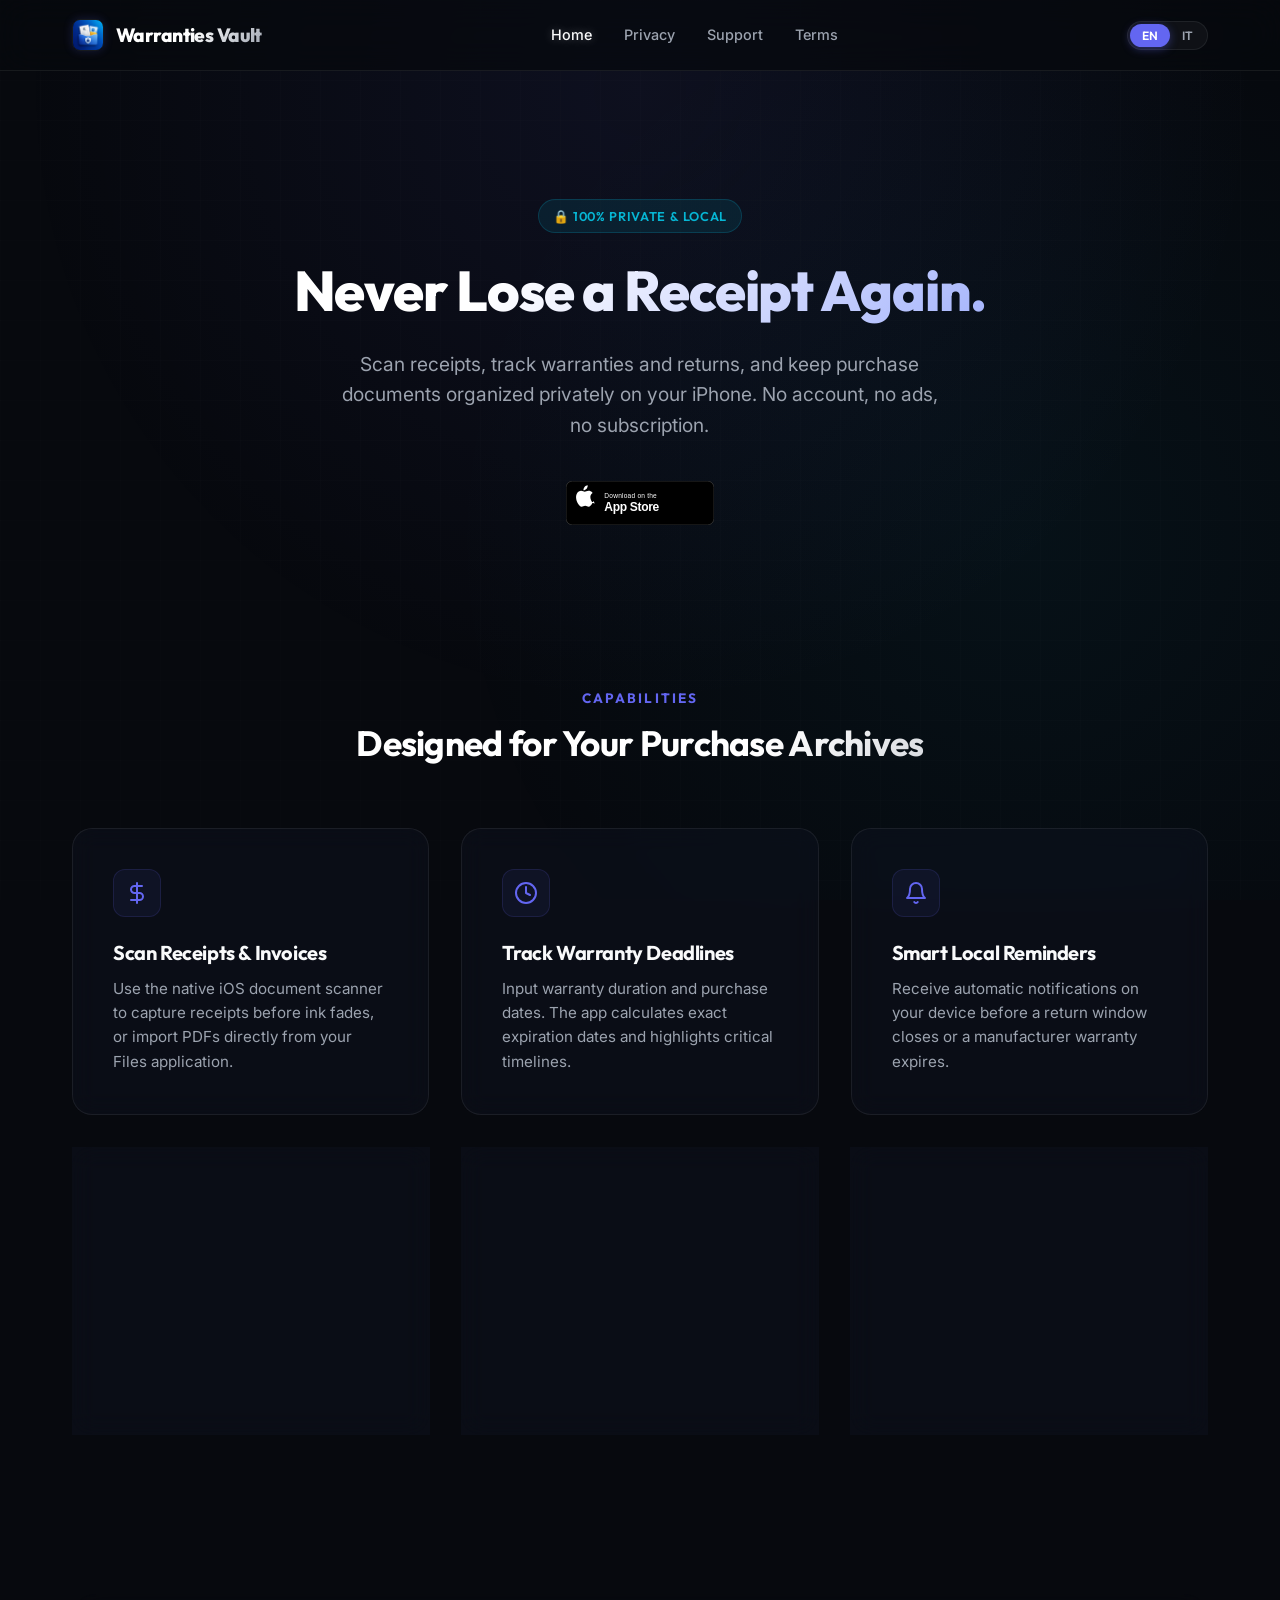
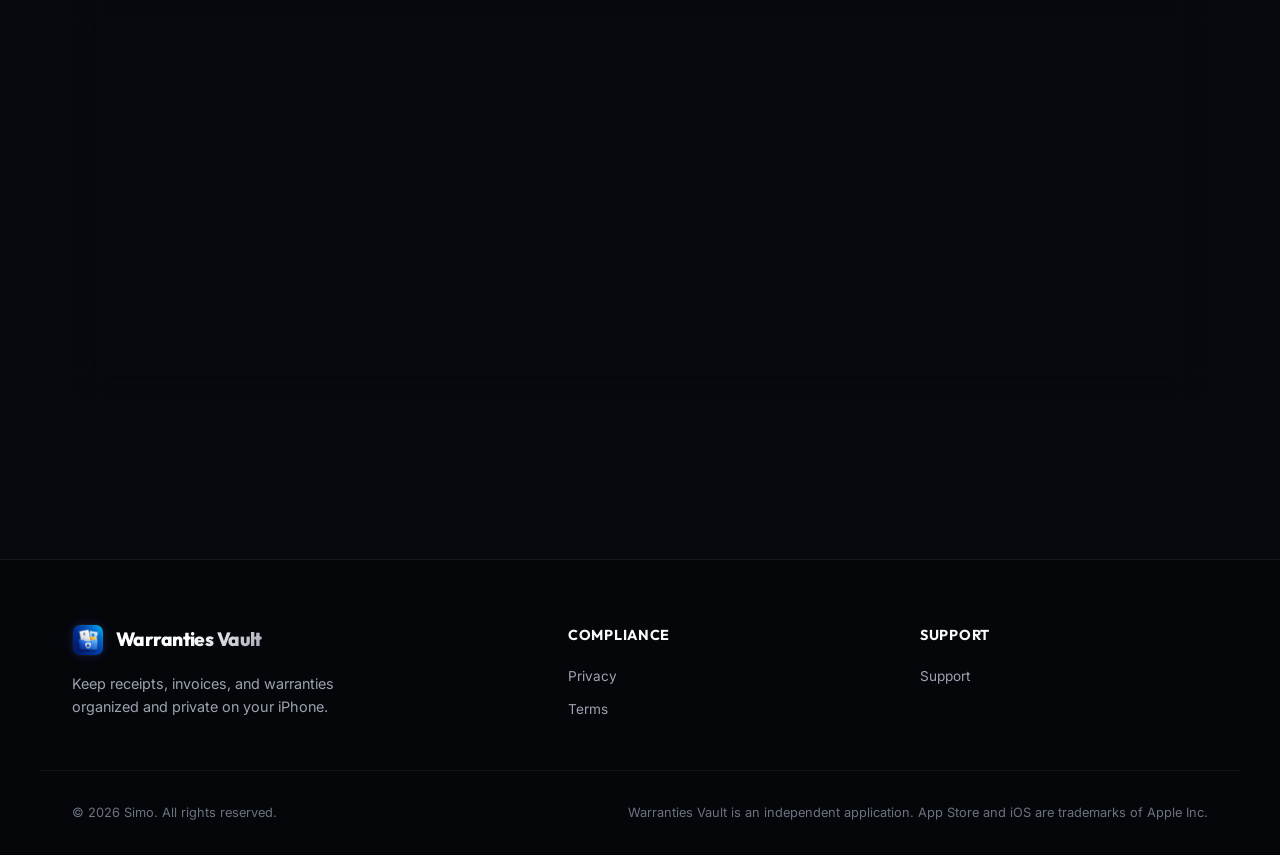
<file: index.html>
<!DOCTYPE html>
<html lang="en">
<head>
  <meta charset="UTF-8">
  <meta name="viewport" content="width=device-width, initial-scale=1.0">
  <title>Warranties Vault — Receipt & Warranty Tracker for iOS</title>
  <meta name="description" content="Scan receipts, track warranties & returns, and keep purchase documents organized privately on your iPhone. No account, no ads, no subscriptions.">
  <link rel="stylesheet" href="style.css">
  <link rel="shortcut icon" href="assets/appicon.png" type="image/png">
</head>
<body>

  <!-- Navigation Header -->
  <header>
    <div class="container nav-container">
      <a href="index.html" class="logo-group">
        <img src="assets/appicon.png" alt="Warranties Vault Logo" class="logo-icon">
        <span class="logo-text">Warranties Vault</span>
      </a>
      
      <nav>
        <ul class="nav-links">
          <li><a href="index.html" class="nav-link active" data-i18n="nav_home">Home</a></li>
          <li><a href="privacy.html" class="nav-link" data-i18n="nav_privacy">Privacy</a></li>
          <li><a href="support.html" class="nav-link" data-i18n="nav_support">Support</a></li>
          <li><a href="terms.html" class="nav-link" data-i18n="nav_terms">Terms</a></li>
        </ul>
      </nav>

      <div class="nav-controls">
        <div class="lang-switch">
          <button class="lang-btn active" id="lang-en" onclick="setLanguage('en')">EN</button>
          <button class="lang-btn" id="lang-it" onclick="setLanguage('it')">IT</button>
        </div>
      </div>
    </div>
  </header>

  <!-- Hero Section -->
  <section class="hero-section">
    <div class="container hero-grid">
      <div class="hero-content">
        <span class="badge-privacy" data-i18n="hero_badge">🔒 100% Private &amp; Local</span>
        <h1 class="hero-title" data-i18n="hero_title">Never Lose a Receipt Again.</h1>
        <p class="hero-subtitle" data-i18n="hero_subtitle">Scan receipts, track warranties, and organize product documents privately in one secure vault. No accounts, no subscriptions, no tracking.</p>
        
        <div class="hero-ctas">
          <a href="#" class="btn-appstore">
            <img src="assets/appstore.svg" alt="Download on the App Store">
          </a>
        </div>
      </div>
    </div>
  </section>

  <!-- Features Grid -->
  <section class="features-section">
    <div class="container">
      <div class="section-header">
        <span class="section-label" data-i18n="features_label">Capabilities</span>
        <h2 class="section-title" data-i18n="features_title">Designed for Your Purchase Archives</h2>
      </div>

      <div class="features-grid">
        <!-- Feature 1 -->
        <div class="feature-card">
          <div class="feature-icon-box">
            <svg xmlns="http://www.w3.org/2000/svg" width="24" height="24" viewBox="0 0 24 24" fill="none" stroke="currentColor" stroke-width="2" stroke-linecap="round" stroke-linejoin="round"><path d="M12 2v20M17 5H9.5a3.5 3.5 0 0 0 0 7h5a3.5 3.5 0 0 1 0 7H6"/></svg>
          </div>
          <h3 class="feature-card-title" data-i18n="f1_title">Scan Receipts &amp; Invoices</h3>
          <p class="feature-card-desc" data-i18n="f1_desc">Use the native iOS document scanner to capture receipts before ink fades, or import PDFs directly from your Files application.</p>
        </div>

        <!-- Feature 2 -->
        <div class="feature-card">
          <div class="feature-icon-box">
            <svg xmlns="http://www.w3.org/2000/svg" width="24" height="24" viewBox="0 0 24 24" fill="none" stroke="currentColor" stroke-width="2" stroke-linecap="round" stroke-linejoin="round"><circle cx="12" cy="12" r="10"/><polyline points="12 6 12 12 16 14"/></svg>
          </div>
          <h3 class="feature-card-title" data-i18n="f2_title">Track Warranty Deadlines</h3>
          <p class="feature-card-desc" data-i18n="f2_desc">Input warranty duration and purchase dates. The app calculates exact expiration dates and highlights critical timelines.</p>
        </div>

        <!-- Feature 3 -->
        <div class="feature-card">
          <div class="feature-icon-box">
            <svg xmlns="http://www.w3.org/2000/svg" width="24" height="24" viewBox="0 0 24 24" fill="none" stroke="currentColor" stroke-width="2" stroke-linecap="round" stroke-linejoin="round"><path d="M18 8A6 6 0 0 0 6 8c0 7-3 9-3 9h18s-3-2-3-9"/><path d="M13.73 21a2 2 0 0 1-3.46 0"/></svg>
          </div>
          <h3 class="feature-card-title" data-i18n="f3_title">Smart Local Reminders</h3>
          <p class="feature-card-desc" data-i18n="f3_desc">Receive automatic notifications on your device before a return window closes or a manufacturer warranty expires.</p>
        </div>

        <!-- Feature 4 -->
        <div class="feature-card">
          <div class="feature-icon-box">
            <svg xmlns="http://www.w3.org/2000/svg" width="24" height="24" viewBox="0 0 24 24" fill="none" stroke="currentColor" stroke-width="2" stroke-linecap="round" stroke-linejoin="round"><rect x="3" y="11" width="18" height="11" rx="2" ry="2"/><path d="M7 11V7a5 5 0 0 1 10 0v4"/></svg>
          </div>
          <h3 class="feature-card-title" data-i18n="f4_title">Face ID / Touch ID Security</h3>
          <p class="feature-card-desc" data-i18n="f4_desc">Secure your purchase data. Enable optional biometric authentication to keep invoices and receipts protected from prying eyes.</p>
        </div>

        <!-- Feature 5 -->
        <div class="feature-card">
          <div class="feature-icon-box">
            <svg xmlns="http://www.w3.org/2000/svg" width="24" height="24" viewBox="0 0 24 24" fill="none" stroke="currentColor" stroke-width="2" stroke-linecap="round" stroke-linejoin="round"><path d="M21 15v4a2 2 0 0 1-2 2H5a2 2 0 0 1-2-2v-4"/><polyline points="17 8 12 3 7 8"/><line x1="12" y1="3" x2="12" y2="15"/></svg>
          </div>
          <h3 class="feature-card-title" data-i18n="f5_title">Native PDF &amp; Zip Backup</h3>
          <p class="feature-card-desc" data-i18n="f5_desc">Export individual receipts as high-quality PDFs or output a compressed ZIP backup containing your entire structural data archive.</p>
        </div>

        <!-- Feature 6 -->
        <div class="feature-card">
          <div class="feature-icon-box">
            <svg xmlns="http://www.w3.org/2000/svg" width="24" height="24" viewBox="0 0 24 24" fill="none" stroke="currentColor" stroke-width="2" stroke-linecap="round" stroke-linejoin="round"><path d="M1 12s4-8 11-8 11 8 11 8-4 8-11 8-11-8-11-8z"/><circle cx="12" cy="12" r="3"/></svg>
          </div>
          <h3 class="feature-card-title" data-i18n="f6_title">Offline Independence</h3>
          <p class="feature-card-desc" data-i18n="f6_desc">No cloud services required. All processing, document scanning, and text recognition occurs strictly on your device.</p>
        </div>
      </div>
    </div>
  </section>

  <!-- Privacy Callout -->
  <section class="privacy-assurance-section">
    <div class="container">
      <div class="privacy-box">
        <div class="privacy-left">
          <span class="badge-privacy" style="background: rgba(16, 185, 129, 0.1); border-color: rgba(16, 185, 129, 0.2); color: #10b981;" data-i18n="priv_badge">🔒 Zero Tracking</span>
          <h2 class="privacy-title" data-i18n="priv_title">Your Data Stays on Your Device. Period.</h2>
          <p class="privacy-desc" data-i18n="priv_desc">Warranties Vault is designed from the ground up to respect your digital privacy. We don't host databases, collect logs, or track your behavior. Everything you save remains locked securely inside your iOS sandbox.</p>
        </div>
        <div class="privacy-metrics">
          <div class="metric-card">
            <div class="metric-val">0</div>
            <div class="metric-lbl" data-i18n="priv_m1">Accounts</div>
          </div>
          <div class="metric-card">
            <div class="metric-val">100%</div>
            <div class="metric-lbl" data-i18n="priv_m2">Offline-first</div>
          </div>
          <div class="metric-card">
            <div class="metric-val">0</div>
            <div class="metric-lbl" data-i18n="priv_m3">Ads / trackers</div>
          </div>
        </div>
      </div>
    </div>
  </section>

  <!-- Footer -->
  <footer>
    <div class="container footer-grid">
      <div class="footer-brand">
        <a href="index.html" class="logo-group">
          <img src="assets/appicon.png" alt="Warranties Vault Logo" class="logo-icon">
          <span class="logo-text">Warranties Vault</span>
        </a>
        <p class="footer-tagline" data-i18n="footer_tagline">Keep receipts, invoices, and warranties organized and private on your iPhone.</p>
      </div>
      
      <div class="footer-nav">
        <span class="footer-nav-title" data-i18n="footer_title_legal">Compliance</span>
        <ul class="footer-nav-links">
          <li><a href="privacy.html" class="footer-nav-link" data-i18n="nav_privacy">Privacy Policy</a></li>
          <li><a href="terms.html" class="footer-nav-link" data-i18n="nav_terms">Terms of Service</a></li>
        </ul>
      </div>

      <div class="footer-nav">
        <span class="footer-nav-title" data-i18n="footer_title_support">Support</span>
        <ul class="footer-nav-links">
          <li><a href="support.html" class="footer-nav-link" data-i18n="nav_support">Contact Support / FAQs</a></li>
        </ul>
      </div>
    </div>
    
    <div class="container footer-bottom">
      <span data-i18n="footer_copyright">© 2026 Simo. All rights reserved.</span>
      <span data-i18n="footer_legal_notes">Warranties Vault is an independent application. App Store and iOS are trademarks of Apple Inc.</span>
    </div>
  </footer>

  <script src="app.js"></script>
</body>
</html>
</file>
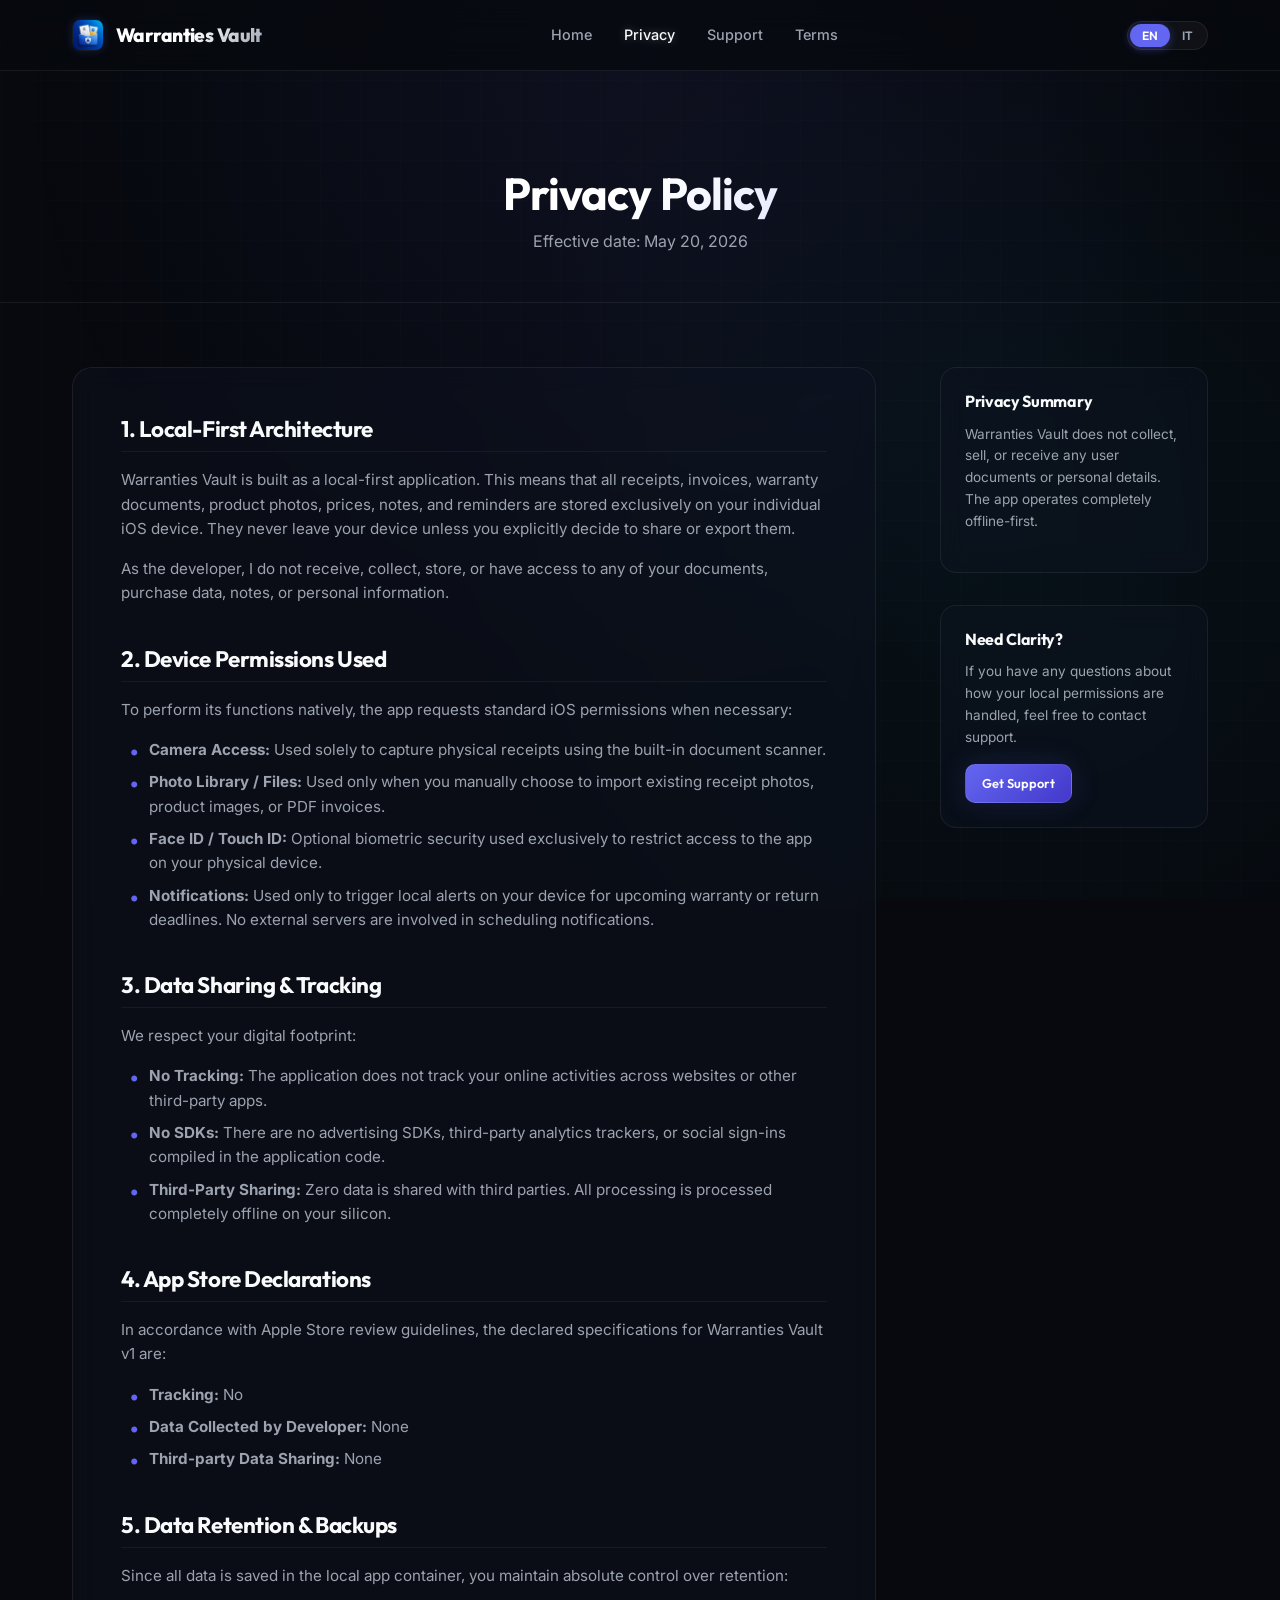
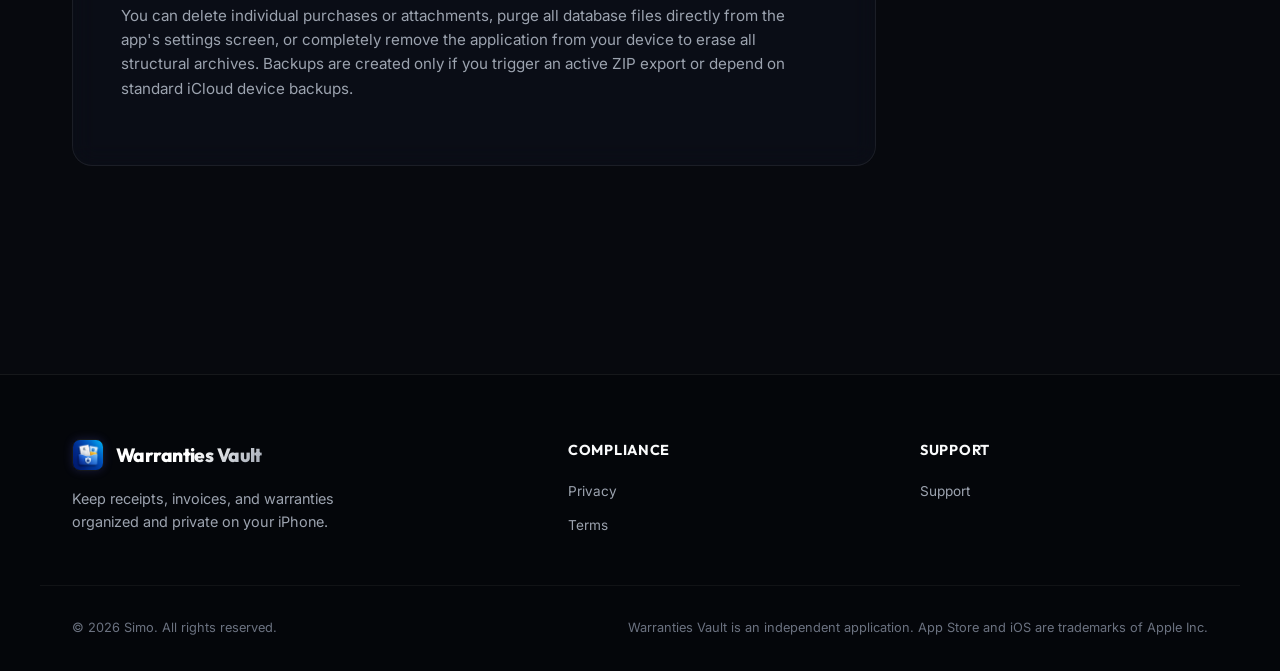
<file: privacy.html>
<!DOCTYPE html>
<html lang="en">
<head>
  <meta charset="UTF-8">
  <meta name="viewport" content="width=device-width, initial-scale=1.0">
  <title>Privacy Policy — Warranties Vault</title>
  <meta name="description" content="Privacy Policy for Warranties Vault iOS application. Learn about our local-first storage design and complete offline data policy.">
  <link rel="stylesheet" href="style.css">
  <link rel="shortcut icon" href="assets/appicon.png" type="image/png">
</head>
<body>

  <!-- Navigation Header -->
  <header>
    <div class="container nav-container">
      <a href="index.html" class="logo-group">
        <img src="assets/appicon.png" alt="Warranties Vault Logo" class="logo-icon">
        <span class="logo-text">Warranties Vault</span>
      </a>
      
      <nav>
        <ul class="nav-links">
          <li><a href="index.html" class="nav-link" data-i18n="nav_home">Home</a></li>
          <li><a href="privacy.html" class="nav-link active" data-i18n="nav_privacy">Privacy</a></li>
          <li><a href="support.html" class="nav-link" data-i18n="nav_support">Support</a></li>
          <li><a href="terms.html" class="nav-link" data-i18n="nav_terms">Terms</a></li>
        </ul>
      </nav>

      <div class="nav-controls">
        <div class="lang-switch">
          <button class="lang-btn active" id="lang-en" onclick="setLanguage('en')">EN</button>
          <button class="lang-btn" id="lang-it" onclick="setLanguage('it')">IT</button>
        </div>
      </div>
    </div>
  </header>

  <!-- Page Hero -->
  <section class="page-hero">
    <div class="container">
      <h1 class="page-title" data-i18n="priv_page_title">Privacy Policy</h1>
      <p class="page-subtitle" data-i18n="priv_page_subtitle">Effective date: May 20, 2026</p>
    </div>
  </section>

  <!-- Document Content Grid -->
  <main class="container doc-layout">
    <article class="doc-content">
      <!-- Section 1 -->
      <section class="doc-section">
        <h2 data-i18n="priv_sec1_title">1. Local-First Architecture</h2>
        <p data-i18n="priv_sec1_desc1">Warranties Vault is built as a local-first application. This means that all receipts, invoices, warranty documents, product photos, prices, notes, and reminders are stored exclusively on your individual iOS device. They never leave your device unless you explicitly decide to share or export them.</p>
        <p data-i18n="priv_sec1_desc2">As the developer, I do not receive, collect, store, or have access to any of your documents, purchase data, notes, or personal information.</p>
      </section>

      <!-- Section 2 -->
      <section class="doc-section">
        <h2 data-i18n="priv_sec2_title">2. Device Permissions Used</h2>
        <p data-i18n="priv_sec2_desc1">To perform its functions natively, the app requests standard iOS permissions when necessary:</p>
        <ul>
          <li data-i18n="priv_sec2_li1"><strong>Camera Access:</strong> Used solely to capture physical receipts using the built-in document scanner.</li>
          <li data-i18n="priv_sec2_li2"><strong>Photo Library / Files:</strong> Used only when you manually choose to import existing receipt photos, product images, or PDF invoices.</li>
          <li data-i18n="priv_sec2_li3"><strong>Face ID / Touch ID:</strong> Optional biometric security used exclusively to restrict access to the app on your physical device.</li>
          <li data-i18n="priv_sec2_li4"><strong>Notifications:</strong> Used only to trigger local alerts on your device for upcoming warranty or return deadlines. No external servers are involved in scheduling notifications.</li>
        </ul>
      </section>

      <!-- Section 3 -->
      <section class="doc-section">
        <h2 data-i18n="priv_sec3_title">3. Data Sharing &amp; Tracking</h2>
        <p data-i18n="priv_sec3_desc1">We respect your digital footprint:</p>
        <ul>
          <li data-i18n="priv_sec3_li1"><strong>No Tracking:</strong> The application does not track your online activities across websites or other third-party apps.</li>
          <li data-i18n="priv_sec3_li2"><strong>No SDKs:</strong> There are no advertising SDKs, third-party analytics trackers, or social sign-ins compiled in the application code.</li>
          <li data-i18n="priv_sec3_li3"><strong>Third-Party Sharing:</strong> Zero data is shared with third parties. All processing is processed completely offline on your silicon.</li>
        </ul>
      </section>

      <!-- Section 4 -->
      <section class="doc-section">
        <h2 data-i18n="priv_sec4_title">4. App Store Declarations</h2>
        <p data-i18n="priv_sec4_desc1">In accordance with Apple Store review guidelines, the declared specifications for Warranties Vault v1 are:</p>
        <ul>
          <li data-i18n="priv_sec4_li1"><strong>Tracking:</strong> No</li>
          <li data-i18n="priv_sec4_li2"><strong>Data Collected by Developer:</strong> None</li>
          <li data-i18n="priv_sec4_li3"><strong>Third-party Data Sharing:</strong> None</li>
        </ul>
      </section>

      <!-- Section 5 -->
      <section class="doc-section">
        <h2 data-i18n="priv_sec5_title">5. Data Retention &amp; Backups</h2>
        <p data-i18n="priv_sec5_desc1">Since all data is saved in the local app container, you maintain absolute control over retention:</p>
        <p data-i18n="priv_sec5_desc2">You can delete individual purchases or attachments, purge all database files directly from the app's settings screen, or completely remove the application from your device to erase all structural archives. Backups are created only if you trigger an active ZIP export or depend on standard iCloud device backups.</p>
      </section>
    </article>

    <!-- Sidebar Info Panel -->
    <aside class="doc-sidebar">
      <div class="sidebar-box">
        <h3 class="sidebar-title" data-i18n="sidebar_priv_title">Privacy Summary</h3>
        <p class="sidebar-desc" data-i18n="sidebar_priv_desc">Warranties Vault does not collect, sell, or receive any user documents or personal details. The app operates completely offline-first.</p>
      </div>

      <div class="sidebar-box">
        <h3 class="sidebar-title" data-i18n="sidebar_support_title">Need Clarity?</h3>
        <p class="sidebar-desc" data-i18n="sidebar_support_desc">If you have any questions about how your local permissions are handled, feel free to contact support.</p>
        <a href="support.html" class="btn-primary" style="padding: 8px 16px; font-size: 0.8rem;" data-i18n="sidebar_support_btn">Get Support</a>
      </div>
    </aside>
  </main>

  <!-- Footer -->
  <footer>
    <div class="container footer-grid">
      <div class="footer-brand">
        <a href="index.html" class="logo-group">
          <img src="assets/appicon.png" alt="Warranties Vault Logo" class="logo-icon">
          <span class="logo-text">Warranties Vault</span>
        </a>
        <p class="footer-tagline" data-i18n="footer_tagline">Keep receipts, invoices, and warranties organized and private on your iPhone.</p>
      </div>
      
      <div class="footer-nav">
        <span class="footer-nav-title" data-i18n="footer_title_legal">Compliance</span>
        <ul class="footer-nav-links">
          <li><a href="privacy.html" class="footer-nav-link" data-i18n="nav_privacy">Privacy Policy</a></li>
          <li><a href="terms.html" class="footer-nav-link" data-i18n="nav_terms">Terms of Service</a></li>
        </ul>
      </div>

      <div class="footer-nav">
        <span class="footer-nav-title" data-i18n="footer_title_support">Support</span>
        <ul class="footer-nav-links">
          <li><a href="support.html" class="footer-nav-link" data-i18n="nav_support">Contact Support / FAQs</a></li>
        </ul>
      </div>
    </div>
    
    <div class="container footer-bottom">
      <span data-i18n="footer_copyright">© 2026 Simo. All rights reserved.</span>
      <span data-i18n="footer_legal_notes">Warranties Vault is an independent application. App Store and iOS are trademarks of Apple Inc.</span>
    </div>
  </footer>

  <script src="app.js"></script>
</body>
</html>
</file>
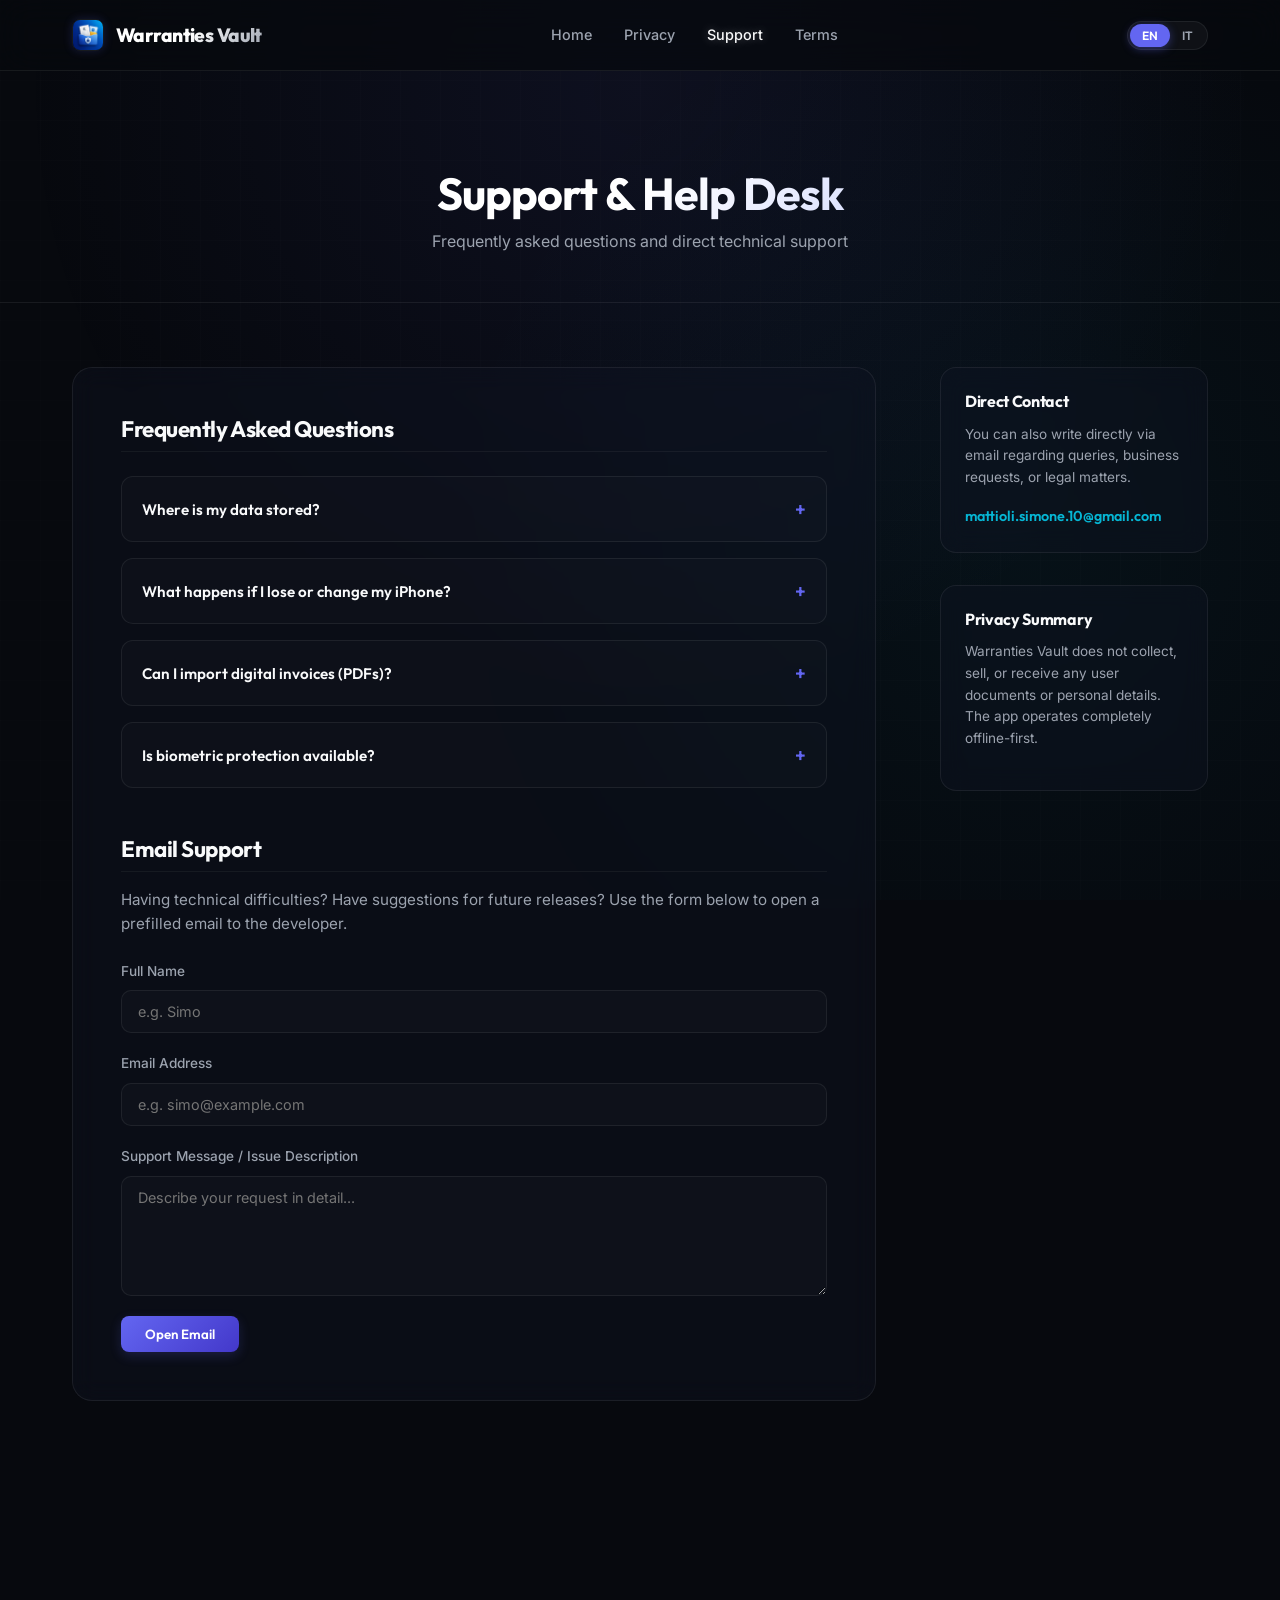
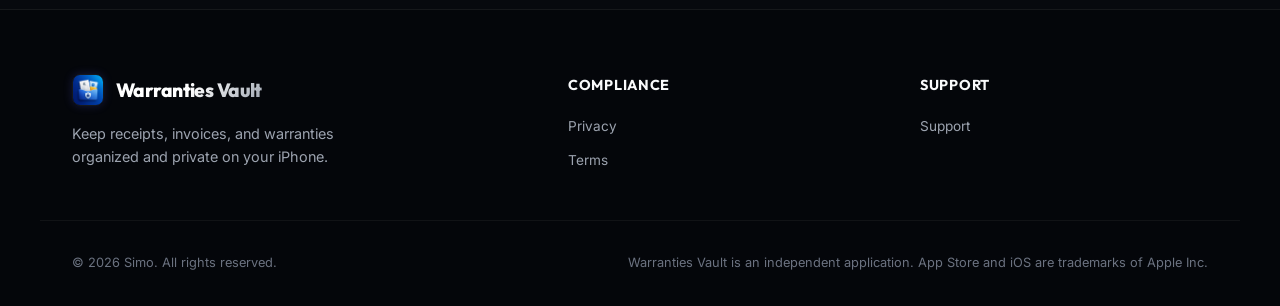
<file: support.html>
<!DOCTYPE html>
<html lang="en">
<head>
  <meta charset="UTF-8">
  <meta name="viewport" content="width=device-width, initial-scale=1.0">
  <title>Support &amp; FAQ — Warranties Vault</title>
  <meta name="description" content="Get help with Warranties Vault for iOS. Read through frequently asked questions or contact us directly with support queries.">
  <link rel="stylesheet" href="style.css">
  <link rel="shortcut icon" href="assets/appicon.png" type="image/png">
</head>
<body>

  <!-- Navigation Header -->
  <header>
    <div class="container nav-container">
      <a href="index.html" class="logo-group">
        <img src="assets/appicon.png" alt="Warranties Vault Logo" class="logo-icon">
        <span class="logo-text">Warranties Vault</span>
      </a>
      
      <nav>
        <ul class="nav-links">
          <li><a href="index.html" class="nav-link" data-i18n="nav_home">Home</a></li>
          <li><a href="privacy.html" class="nav-link" data-i18n="nav_privacy">Privacy</a></li>
          <li><a href="support.html" class="nav-link active" data-i18n="nav_support">Support</a></li>
          <li><a href="terms.html" class="nav-link" data-i18n="nav_terms">Terms</a></li>
        </ul>
      </nav>

      <div class="nav-controls">
        <div class="lang-switch">
          <button class="lang-btn active" id="lang-en" onclick="setLanguage('en')">EN</button>
          <button class="lang-btn" id="lang-it" onclick="setLanguage('it')">IT</button>
        </div>
      </div>
    </div>
  </header>

  <!-- Page Hero -->
  <section class="page-hero">
    <div class="container">
      <h1 class="page-title" data-i18n="sup_page_title">Support &amp; Help Desk</h1>
      <p class="page-subtitle" data-i18n="sup_page_subtitle">Frequently asked questions and direct technical support</p>
    </div>
  </section>

  <!-- Document Layout Grid -->
  <main class="container doc-layout">
    <div class="doc-content">
      <!-- FAQs Section -->
      <section class="doc-section">
        <h2 data-i18n="sup_faq_title">Frequently Asked Questions</h2>
        <div class="faq-grid">
          
          <!-- FAQ 1 -->
          <div class="faq-item">
            <button class="faq-question" data-i18n="sup_q1">Where is my data stored?</button>
            <div class="faq-answer">
              <p data-i18n="sup_a1">All files, scanned receipts, databases, and configuration settings are stored locally on your device within the app sandbox. There is no external database or server storing your documents.</p>
            </div>
          </div>

          <!-- FAQ 2 -->
          <div class="faq-item">
            <button class="faq-question" data-i18n="sup_q2">What happens if I lose or change my iPhone?</button>
            <div class="faq-answer">
              <p data-i18n="sup_a2">Because Warranties Vault is entirely local and does not sync to custom databases, we recommend using standard iOS/iCloud system backups or manually exporting a compressed ZIP backup from the Settings screen inside the app to save elsewhere.</p>
            </div>
          </div>

          <!-- FAQ 3 -->
          <div class="faq-item">
            <button class="faq-question" data-i18n="sup_q3">Can I import digital invoices (PDFs)?</button>
            <div class="faq-answer">
              <p data-i18n="sup_a3">Yes! You can choose to import existing PDF invoices, camera images, or physical scans from either your Files app or your photo library directly into your digital archive.</p>
            </div>
          </div>

          <!-- FAQ 4 -->
          <div class="faq-item">
            <button class="faq-question" data-i18n="sup_q4">Is biometric protection available?</button>
            <div class="faq-answer">
              <p data-i18n="sup_a4">Absolutely. You can enable optional Face ID or Touch ID lock inside the in-app settings panel to require authentication every time you open your receipt archive.</p>
            </div>
          </div>

        </div>
      </section>

      <!-- Contact Form Section -->
      <section class="doc-section" style="margin-top: 3rem;">
        <h2 data-i18n="sup_form_title">Email Support</h2>
        <p data-i18n="sup_form_desc">Having technical difficulties? Have suggestions for future releases? Use the form below to open a prefilled email to the developer.</p>
        
        <form class="support-form" id="contactForm" onsubmit="handleFormSubmit(event)">
          <div class="form-group">
            <label for="nameInput" class="form-label" data-i18n="sup_form_name">Full Name</label>
            <input type="text" id="nameInput" class="form-input" required placeholder="e.g. Simo">
          </div>
          
          <div class="form-group">
            <label for="emailInput" class="form-label" data-i18n="sup_form_email">Email Address</label>
            <input type="email" id="emailInput" class="form-input" required placeholder="e.g. simo@example.com">
          </div>

          <div class="form-group">
            <label for="messageInput" class="form-label" data-i18n="sup_form_msg">Support Message / Issue Description</label>
            <textarea id="messageInput" class="form-textarea" required placeholder="Describe your request in detail..."></textarea>
          </div>

          <button type="submit" class="form-submit-btn" data-i18n="sup_form_submit">Open Email</button>
          
          <!-- Success Status -->
          <div class="form-status-msg success" id="statusMessage" data-i18n="sup_form_success">
            Email draft opened. If it does not open automatically, write to mattioli.simone.10@gmail.com.
          </div>
        </form>
      </section>
    </div>

    <!-- Sidebar Info Panel -->
    <aside class="doc-sidebar">
      <div class="sidebar-box">
        <h3 class="sidebar-title" data-i18n="sidebar_contact_title">Direct Contact</h3>
        <p class="sidebar-desc" data-i18n="sidebar_contact_desc">You can also write directly via email regarding queries, business requests, or legal matters.</p>
        <p style="font-family: var(--font-tech); font-weight: 600; font-size: 0.9rem; color: var(--accent-secondary);">mattioli.simone.10@gmail.com</p>
      </div>

      <div class="sidebar-box">
        <h3 class="sidebar-title" data-i18n="sidebar_priv_title">Privacy Assurance</h3>
        <p class="sidebar-desc" data-i18n="sidebar_priv_desc">Warranties Vault does not collect, sell, or receive any user documents or personal details. The app operates completely offline-first.</p>
      </div>
    </aside>
  </main>

  <!-- Footer -->
  <footer>
    <div class="container footer-grid">
      <div class="footer-brand">
        <a href="index.html" class="logo-group">
          <img src="assets/appicon.png" alt="Warranties Vault Logo" class="logo-icon">
          <span class="logo-text">Warranties Vault</span>
        </a>
        <p class="footer-tagline" data-i18n="footer_tagline">Keep receipts, invoices, and warranties organized and private on your iPhone.</p>
      </div>
      
      <div class="footer-nav">
        <span class="footer-nav-title" data-i18n="footer_title_legal">Compliance</span>
        <ul class="footer-nav-links">
          <li><a href="privacy.html" class="footer-nav-link" data-i18n="nav_privacy">Privacy Policy</a></li>
          <li><a href="terms.html" class="footer-nav-link" data-i18n="nav_terms">Terms of Service</a></li>
        </ul>
      </div>

      <div class="footer-nav">
        <span class="footer-nav-title" data-i18n="footer_title_support">Support</span>
        <ul class="footer-nav-links">
          <li><a href="support.html" class="footer-nav-link" data-i18n="nav_support">Contact Support / FAQs</a></li>
        </ul>
      </div>
    </div>
    
    <div class="container footer-bottom">
      <span data-i18n="footer_copyright">© 2026 Simo. All rights reserved.</span>
      <span data-i18n="footer_legal_notes">Warranties Vault is an independent application. App Store and iOS are trademarks of Apple Inc.</span>
    </div>
  </footer>

  <script src="app.js"></script>
</body>
</html>
</file>
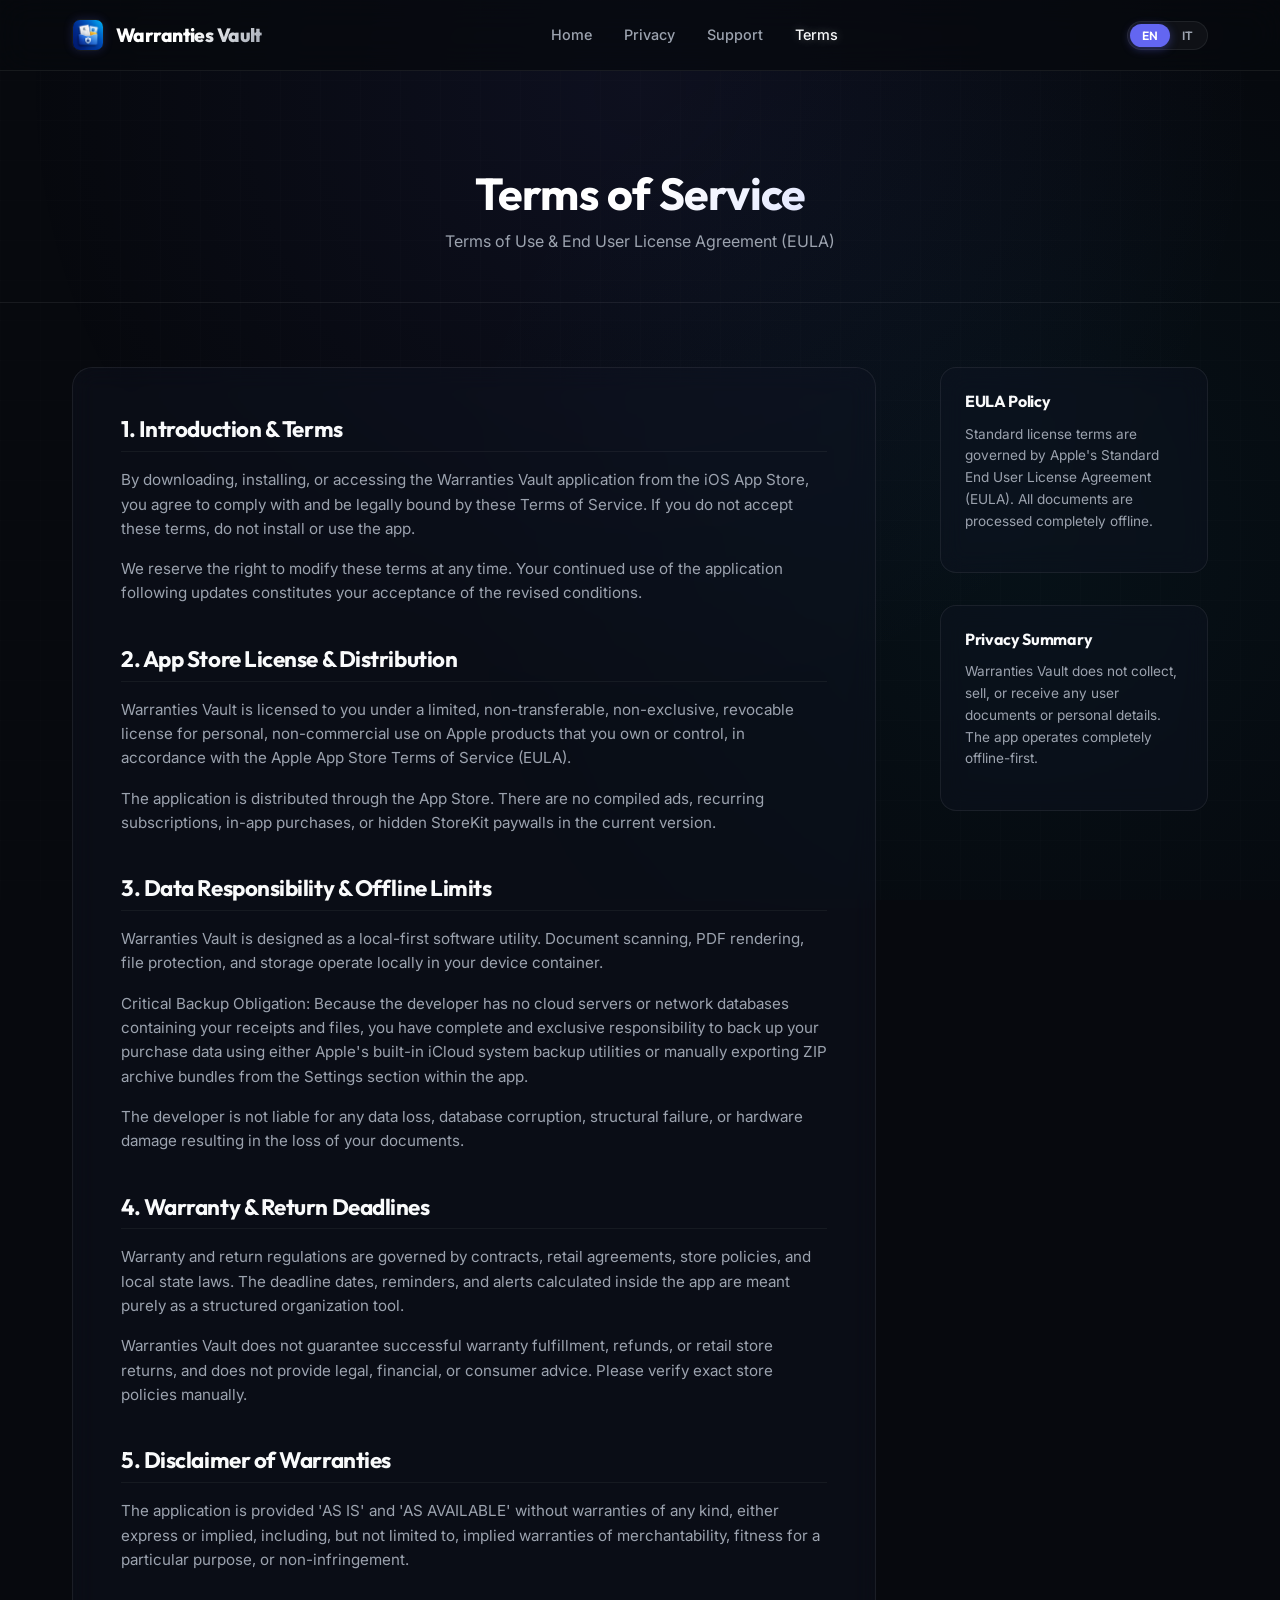
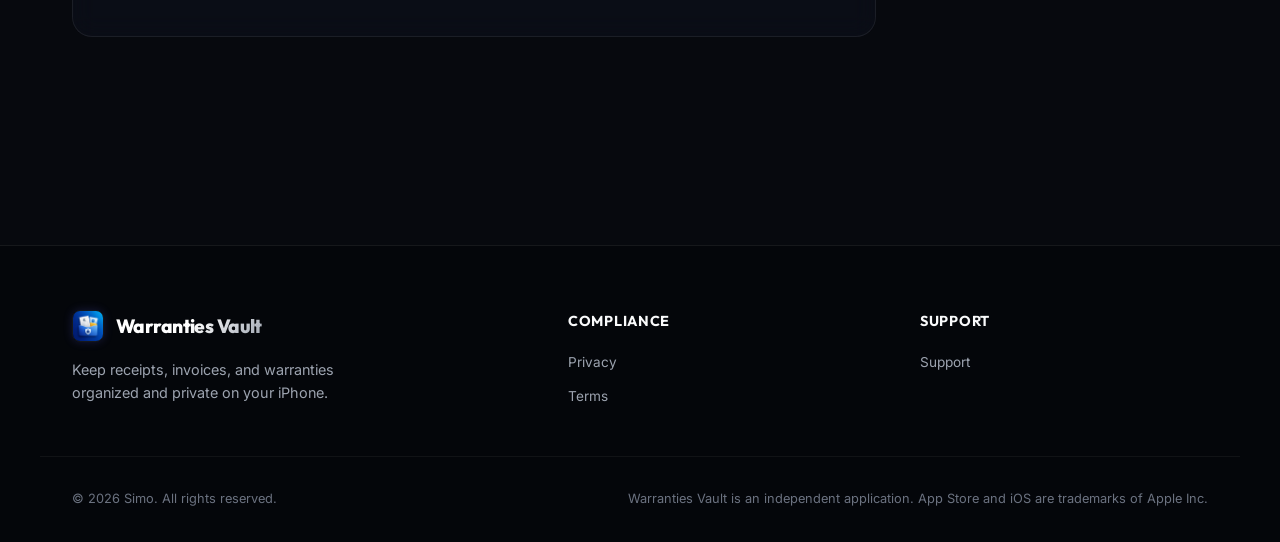
<file: terms.html>
<!DOCTYPE html>
<html lang="en">
<head>
  <meta charset="UTF-8">
  <meta name="viewport" content="width=device-width, initial-scale=1.0">
  <title>Terms of Service — Warranties Vault</title>
  <meta name="description" content="Terms of Service and EULA agreement for Warranties Vault iOS application. Operating guidelines and local-first data backup responsibilities.">
  <link rel="stylesheet" href="style.css">
  <link rel="shortcut icon" href="assets/appicon.png" type="image/png">
</head>
<body>

  <!-- Navigation Header -->
  <header>
    <div class="container nav-container">
      <a href="index.html" class="logo-group">
        <img src="assets/appicon.png" alt="Warranties Vault Logo" class="logo-icon">
        <span class="logo-text">Warranties Vault</span>
      </a>
      
      <nav>
        <ul class="nav-links">
          <li><a href="index.html" class="nav-link" data-i18n="nav_home">Home</a></li>
          <li><a href="privacy.html" class="nav-link" data-i18n="nav_privacy">Privacy</a></li>
          <li><a href="support.html" class="nav-link" data-i18n="nav_support">Support</a></li>
          <li><a href="terms.html" class="nav-link active" data-i18n="nav_terms">Terms</a></li>
        </ul>
      </nav>

      <div class="nav-controls">
        <div class="lang-switch">
          <button class="lang-btn active" id="lang-en" onclick="setLanguage('en')">EN</button>
          <button class="lang-btn" id="lang-it" onclick="setLanguage('it')">IT</button>
        </div>
      </div>
    </div>
  </header>

  <!-- Page Hero -->
  <section class="page-hero">
    <div class="container">
      <h1 class="page-title" data-i18n="terms_page_title">Terms of Service</h1>
      <p class="page-subtitle" data-i18n="terms_page_subtitle">Terms of Use &amp; End User License Agreement (EULA)</p>
    </div>
  </section>

  <!-- Document Content Grid -->
  <main class="container doc-layout">
    <article class="doc-content">
      <!-- Section 1 -->
      <section class="doc-section">
        <h2 data-i18n="terms_sec1_title">1. Introduction &amp; Terms</h2>
        <p data-i18n="terms_sec1_desc1">By downloading, installing, or accessing the Warranties Vault application from the iOS App Store, you agree to comply with and be legally bound by these Terms of Service. If you do not accept these terms, do not install or use the app.</p>
        <p data-i18n="terms_sec1_desc2">We reserve the right to modify these terms at any time. Your continued use of the application following updates constitutes your acceptance of the revised conditions.</p>
      </section>

      <!-- Section 2 -->
      <section class="doc-section">
        <h2 data-i18n="terms_sec2_title">2. App Store License &amp; Distribution</h2>
        <p data-i18n="terms_sec2_desc1">Warranties Vault is licensed to you under a limited, non-transferable, non-exclusive, revocable license for personal, non-commercial use on Apple products that you own or control, in accordance with the Apple App Store Terms of Service (EULA).</p>
        <p data-i18n="terms_sec2_desc2">The application is distributed through the App Store. There are no compiled ads, recurring subscriptions, in-app purchases, or hidden StoreKit paywalls in the current version.</p>
      </section>

      <!-- Section 3 -->
      <section class="doc-section">
        <h2 data-i18n="terms_sec3_title">3. Data Responsibility &amp; Offline Limits</h2>
        <p data-i18n="terms_sec3_desc1">Warranties Vault is designed as a local-first software utility. Document scanning, PDF rendering, file protection, and storage operate locally in your device container.</p>
        <p data-i18n="terms_sec3_desc2"><strong>Critical Backup Obligation:</strong> Because the developer has no cloud servers or network databases containing your receipts and files, you have complete and exclusive responsibility to back up your purchase data using either Apple's built-in iCloud system backup utilities or manually exporting ZIP archive bundles from the Settings section within the app.</p>
        <p data-i18n="terms_sec3_desc3">The developer is not liable for any data loss, database corruption, structural failure, or hardware damage resulting in the loss of your documents.</p>
      </section>

      <!-- Section 4 -->
      <section class="doc-section">
        <h2 data-i18n="terms_sec4_title">4. Warranty &amp; Return Deadlines</h2>
        <p data-i18n="terms_sec4_desc1">Warranty and return regulations are governed by contracts, retail agreements, store policies, and local state laws. The deadline dates, reminders, and alerts calculated inside the app are meant purely as a structured organization tool.</p>
        <p data-i18n="terms_sec4_desc2">Warranties Vault does not guarantee successful warranty fulfillment, refunds, or retail store returns, and does not provide legal, financial, or consumer advice. Please verify exact store policies manually.</p>
      </section>

      <!-- Section 5 -->
      <section class="doc-section">
        <h2 data-i18n="terms_sec5_title">5. Disclaimer of Warranties</h2>
        <p data-i18n="terms_sec5_desc1">The application is provided "AS IS" and "AS AVAILABLE" without warranties of any kind, either express or implied, including, but not limited to, implied warranties of merchantability, fitness for a particular purpose, or non-infringement.</p>
      </section>
    </article>

    <!-- Sidebar Info Panel -->
    <aside class="doc-sidebar">
      <div class="sidebar-box">
        <h3 class="sidebar-title" data-i18n="sidebar_terms_title">EULA Policy</h3>
        <p class="sidebar-desc" data-i18n="sidebar_terms_desc">Standard license terms are governed by Apple's Standard End User License Agreement (EULA). All documents are processed completely offline.</p>
      </div>

      <div class="sidebar-box">
        <h3 class="sidebar-title" data-i18n="sidebar_priv_title">Privacy Assurance</h3>
        <p class="sidebar-desc" data-i18n="sidebar_priv_desc">Warranties Vault does not collect, sell, or receive any user documents or personal details. The app operates completely offline-first.</p>
      </div>
    </aside>
  </main>

  <!-- Footer -->
  <footer>
    <div class="container footer-grid">
      <div class="footer-brand">
        <a href="index.html" class="logo-group">
          <img src="assets/appicon.png" alt="Warranties Vault Logo" class="logo-icon">
          <span class="logo-text">Warranties Vault</span>
        </a>
        <p class="footer-tagline" data-i18n="footer_tagline">Keep receipts, invoices, and warranties organized and private on your iPhone.</p>
      </div>
      
      <div class="footer-nav">
        <span class="footer-nav-title" data-i18n="footer_title_legal">Compliance</span>
        <ul class="footer-nav-links">
          <li><a href="privacy.html" class="footer-nav-link" data-i18n="nav_privacy">Privacy Policy</a></li>
          <li><a href="terms.html" class="footer-nav-link" data-i18n="nav_terms">Terms of Service</a></li>
        </ul>
      </div>

      <div class="footer-nav">
        <span class="footer-nav-title" data-i18n="footer_title_support">Support</span>
        <ul class="footer-nav-links">
          <li><a href="support.html" class="footer-nav-link" data-i18n="nav_support">Contact Support / FAQs</a></li>
        </ul>
      </div>
    </div>
    
    <div class="container footer-bottom">
      <span data-i18n="footer_copyright">© 2026 Simo. All rights reserved.</span>
      <span data-i18n="footer_legal_notes">Warranties Vault is an independent application. App Store and iOS are trademarks of Apple Inc.</span>
    </div>
  </footer>

  <script src="app.js"></script>
</body>
</html>
</file>
<file: style.css>
@import url('https://fonts.googleapis.com/css2?family=Inter:wght@300;400;500;600;700&family=Outfit:wght@400;500;600;700;800&display=swap');

:root {
  --bg-primary: #07090e;
  --bg-secondary: #0f131f;
  --bg-card: rgba(15, 20, 35, 0.4);
  --bg-glass: rgba(255, 255, 255, 0.02);
  --border-glass: rgba(255, 255, 255, 0.07);
  --border-glass-hover: rgba(255, 255, 255, 0.15);
  
  --accent-primary: #6366f1;
  --accent-primary-rgb: 99, 102, 241;
  --accent-secondary: #06b6d4;
  --accent-secondary-rgb: 6, 182, 212;
  
  --text-primary: #f9fafb;
  --text-secondary: #9ca3af;
  --text-muted: #6b7280;
  
  --font-sans: 'Inter', -apple-system, BlinkMacSystemFont, "Segoe UI", Roboto, Helvetica, Arial, sans-serif;
  --font-tech: 'Outfit', sans-serif;
  
  --transition-smooth: all 0.3s cubic-bezier(0.4, 0, 0.2, 1);
  --glow-shadow: 0 0 30px rgba(99, 102, 241, 0.15);
  --container-width: 1200px;
}

/* Base Reset */
*, *::before, *::after {
  box-sizing: border-box;
  margin: 0;
  padding: 0;
}

html {
  scroll-behavior: smooth;
  color-scheme: dark;
}

body {
  font-family: var(--font-sans);
  background-color: var(--bg-primary);
  color: var(--text-primary);
  line-height: 1.6;
  overflow-x: hidden;
  position: relative;
}

/* Geometric Tech Background Grid Overlay */
body::before {
  content: "";
  position: fixed;
  top: 0;
  left: 0;
  width: 100vw;
  height: 100vh;
  background-image: 
    radial-gradient(circle at 50% 10%, rgba(99, 102, 241, 0.08) 0%, transparent 60%),
    radial-gradient(circle at 80% 60%, rgba(6, 182, 212, 0.05) 0%, transparent 50%),
    linear-gradient(rgba(255, 255, 255, 0.007) 1px, transparent 1px),
    linear-gradient(90deg, rgba(255, 255, 255, 0.007) 1px, transparent 1px);
  background-size: 100% 100%, 100% 100%, 40px 40px, 40px 40px;
  z-index: -1;
  pointer-events: none;
}

/* Scrollbar Styling */
::-webkit-scrollbar {
  width: 8px;
}
::-webkit-scrollbar-track {
  background: var(--bg-primary);
}
::-webkit-scrollbar-thumb {
  background: rgba(255, 255, 255, 0.1);
  border-radius: 4px;
}
::-webkit-scrollbar-thumb:hover {
  background: var(--accent-primary);
}

/* Typography */
h1, h2, h3, h4 {
  font-family: var(--font-tech);
  font-weight: 700;
  letter-spacing: -0.02em;
  line-height: 1.2;
}

a {
  color: inherit;
  text-decoration: none;
  transition: var(--transition-smooth);
}

/* Custom Selection Color */
::selection {
  background-color: rgba(99, 102, 241, 0.3);
  color: #fff;
}

/* Shared Containers */
.container {
  max-width: var(--container-width);
  margin: 0 auto;
  padding: 0 2rem;
  width: 100%;
}

/* Navigation Header */
header {
  position: sticky;
  top: 0;
  width: 100%;
  z-index: 100;
  background: rgba(7, 9, 14, 0.7);
  backdrop-filter: blur(16px);
  -webkit-backdrop-filter: blur(16px);
  border-bottom: 1px solid var(--border-glass);
}

header .nav-container {
  display: flex;
  justify-content: space-between;
  align-items: center;
  height: 70px;
}

.logo-group {
  display: flex;
  align-items: center;
  gap: 0.75rem;
}

.logo-icon {
  width: 32px;
  height: 32px;
  border-radius: 8px;
  border: 1px solid var(--border-glass);
  box-shadow: 0 0 10px rgba(99, 102, 241, 0.2);
}

.logo-text {
  font-family: var(--font-tech);
  font-weight: 800;
  font-size: 1.2rem;
  letter-spacing: -0.03em;
  background: linear-gradient(135deg, #fff 50%, #9ca3af 100%);
  -webkit-background-clip: text;
  -webkit-text-fill-color: transparent;
}

.nav-links {
  display: flex;
  align-items: center;
  gap: 2rem;
  list-style: none;
}

.nav-link {
  font-size: 0.9rem;
  color: var(--text-secondary);
  font-weight: 500;
}

.nav-link:hover, .nav-link.active {
  color: var(--text-primary);
  text-shadow: 0 0 10px rgba(255, 255, 255, 0.3);
}

/* Controls (Language switch) */
.nav-controls {
  display: flex;
  align-items: center;
  gap: 1rem;
}

.lang-switch {
  display: flex;
  background: rgba(255, 255, 255, 0.04);
  border: 1px solid var(--border-glass);
  border-radius: 20px;
  padding: 2px;
  position: relative;
}

.lang-btn {
  background: transparent;
  border: none;
  color: var(--text-secondary);
  padding: 4px 12px;
  font-family: var(--font-tech);
  font-weight: 600;
  font-size: 0.75rem;
  cursor: pointer;
  border-radius: 18px;
  transition: var(--transition-smooth);
}

.lang-btn.active {
  background: var(--accent-primary);
  color: #fff;
  box-shadow: 0 2px 10px rgba(99, 102, 241, 0.4);
}

/* Hero Section */
.hero-section {
  padding: 8rem 0 5rem 0;
  position: relative;
  overflow: hidden;
}

.hero-grid {
  display: flex;
  justify-content: center;
  align-items: center;
}

.hero-content {
  display: flex;
  flex-direction: column;
  align-items: center;
  text-align: center;
  gap: 1.5rem;
  max-width: 800px;
}

.badge-privacy {
  display: inline-flex;
  align-items: center;
  gap: 0.5rem;
  background: rgba(6, 182, 212, 0.1);
  border: 1px solid rgba(6, 182, 212, 0.2);
  color: var(--accent-secondary);
  font-family: var(--font-tech);
  font-weight: 600;
  font-size: 0.8rem;
  padding: 6px 14px;
  border-radius: 50px;
  align-self: flex-start;
  letter-spacing: 0.05em;
  text-transform: uppercase;
}

.hero-content .badge-privacy {
  align-self: center;
}

.hero-title {
  font-size: 3.5rem;
  font-weight: 800;
  background: linear-gradient(135deg, #ffffff 30%, #a5b4fc 100%);
  -webkit-background-clip: text;
  -webkit-text-fill-color: transparent;
}

.hero-subtitle {
  font-size: 1.2rem;
  color: var(--text-secondary);
  max-width: 600px;
}

.hero-ctas {
  display: flex;
  align-items: center;
  justify-content: center;
  gap: 1.25rem;
  margin-top: 1rem;
}

.btn-primary {
  display: inline-flex;
  align-items: center;
  justify-content: center;
  background: linear-gradient(135deg, var(--accent-primary) 0%, #4338ca 100%);
  border: 1px solid rgba(255, 255, 255, 0.1);
  color: #fff;
  font-family: var(--font-tech);
  font-weight: 600;
  padding: 12px 28px;
  border-radius: 10px;
  gap: 0.75rem;
  box-shadow: var(--glow-shadow);
}

.btn-primary:hover {
  transform: translateY(-2px);
  box-shadow: 0 0 40px rgba(99, 102, 241, 0.35);
  border-color: rgba(255, 255, 255, 0.25);
}

.btn-appstore img {
  height: 44px;
  width: auto;
  display: block;
}

.btn-appstore:hover {
  transform: translateY(-2px);
  filter: brightness(1.1);
}

/* Glass Mockup Frame */
.hero-mockup-wrapper {
  position: relative;
  display: flex;
  justify-content: center;
}

.phone-mockup-container {
  width: 280px;
  height: 560px;
  background: rgba(10, 10, 15, 0.85);
  border: 8px solid #1c1d25;
  border-radius: 40px;
  box-shadow: 0 25px 60px -15px rgba(0, 0, 0, 0.9), 0 0 40px rgba(99, 102, 241, 0.1);
  overflow: hidden;
  position: relative;
}

/* Dynamic glow effect behind phone */
.glow-backdrop {
  position: absolute;
  width: 350px;
  height: 350px;
  background: radial-gradient(circle, rgba(99, 102, 241, 0.15) 0%, transparent 70%);
  z-index: -1;
  filter: blur(20px);
}

/* Internal Mockup Shell (UI of Warranties Vault) */
.mockup-ui {
  display: flex;
  flex-direction: column;
  height: 100%;
  padding: 1.5rem 1rem;
}

.mockup-header {
  display: flex;
  justify-content: space-between;
  align-items: center;
  margin-bottom: 1.5rem;
  border-bottom: 1px solid rgba(255, 255, 255, 0.05);
  padding-bottom: 0.75rem;
}

.mockup-logo-area {
  display: flex;
  align-items: center;
  gap: 0.5rem;
}

.mockup-logo {
  width: 24px;
  height: 24px;
  border-radius: 6px;
  background: var(--accent-primary);
}

.mockup-logo-text {
  font-family: var(--font-tech);
  font-size: 0.8rem;
  font-weight: 700;
}

.mockup-status-dot {
  width: 8px;
  height: 8px;
  border-radius: 50%;
  background: #10b981;
  box-shadow: 0 0 8px #10b981;
}

/* Mockup Lists */
.mockup-list {
  display: flex;
  flex-direction: column;
  gap: 0.75rem;
}

.mockup-card {
  background: rgba(255, 255, 255, 0.03);
  border: 1px solid rgba(255, 255, 255, 0.05);
  border-radius: 12px;
  padding: 0.75rem;
  display: flex;
  justify-content: space-between;
  align-items: center;
}

.mockup-card-left {
  display: flex;
  flex-direction: column;
  gap: 0.25rem;
}

.mockup-card-title {
  font-size: 0.75rem;
  font-weight: 600;
}

.mockup-card-sub {
  font-size: 0.65rem;
  color: var(--text-secondary);
}

.mockup-card-badge {
  font-size: 0.6rem;
  font-family: var(--font-tech);
  font-weight: 700;
  padding: 3px 8px;
  border-radius: 30px;
}

.badge-cyan {
  background: rgba(6, 182, 212, 0.1);
  color: var(--accent-secondary);
  border: 1px solid rgba(6, 182, 212, 0.2);
}

.badge-yellow {
  background: rgba(245, 158, 11, 0.1);
  color: #f59e0b;
  border: 1px solid rgba(245, 158, 11, 0.2);
}

/* Section Header */
.section-header {
  text-align: center;
  margin-bottom: 4rem;
}

.section-label {
  display: inline-block;
  font-family: var(--font-tech);
  color: var(--accent-primary);
  font-weight: 700;
  font-size: 0.85rem;
  letter-spacing: 0.15em;
  text-transform: uppercase;
  margin-bottom: 0.75rem;
}

.section-title {
  font-size: 2.2rem;
  background: linear-gradient(135deg, #fff 60%, #9ca3af 100%);
  -webkit-background-clip: text;
  -webkit-text-fill-color: transparent;
}

/* Features Grid */
.features-section {
  padding: 5rem 0;
}

.features-grid {
  display: grid;
  grid-template-columns: repeat(auto-fit, minmax(320px, 1fr));
  gap: 2rem;
}

.feature-card {
  background: var(--bg-card);
  border: 1px solid var(--border-glass);
  border-radius: 20px;
  padding: 2.5rem;
  backdrop-filter: blur(12px);
  -webkit-backdrop-filter: blur(12px);
  transition: var(--transition-smooth);
  position: relative;
  overflow: hidden;
}

.feature-card::before {
  content: "";
  position: absolute;
  top: 0;
  left: 0;
  width: 100%;
  height: 2px;
  background: linear-gradient(90deg, var(--accent-primary), var(--accent-secondary));
  opacity: 0;
  transition: var(--transition-smooth);
}

.feature-card:hover {
  transform: translateY(-5px);
  border-color: var(--border-glass-hover);
  box-shadow: 0 10px 30px -10px rgba(0, 0, 0, 0.5), 0 0 20px rgba(99, 102, 241, 0.05);
}

.feature-card:hover::before {
  opacity: 1;
}

.feature-icon-box {
  width: 48px;
  height: 48px;
  border-radius: 12px;
  background: rgba(99, 102, 241, 0.07);
  border: 1px solid rgba(99, 102, 241, 0.15);
  display: flex;
  align-items: center;
  justify-content: center;
  margin-bottom: 1.5rem;
  color: var(--accent-primary);
}

.feature-card:hover .feature-icon-box {
  background: rgba(99, 102, 241, 0.15);
  color: #fff;
  border-color: var(--accent-primary);
  box-shadow: 0 0 12px rgba(99, 102, 241, 0.2);
}

.feature-card-title {
  font-size: 1.25rem;
  margin-bottom: 0.75rem;
}

.feature-card-desc {
  font-size: 0.95rem;
  color: var(--text-secondary);
}

/* Privacy Assurance Section */
.privacy-assurance-section {
  padding: 5rem 0;
}

.privacy-box {
  background: linear-gradient(135deg, rgba(99, 102, 241, 0.05) 0%, rgba(6, 182, 212, 0.03) 100%);
  border: 1px solid rgba(99, 102, 241, 0.12);
  border-radius: 24px;
  padding: 4rem;
  backdrop-filter: blur(16px);
  -webkit-backdrop-filter: blur(16px);
  display: grid;
  grid-template-columns: 1fr 1fr;
  gap: 4rem;
  align-items: center;
}

.privacy-left {
  display: flex;
  flex-direction: column;
  gap: 1.5rem;
}

.privacy-title {
  font-size: 2.2rem;
  background: linear-gradient(135deg, #fff 50%, #818cf8 100%);
  -webkit-background-clip: text;
  -webkit-text-fill-color: transparent;
}

.privacy-desc {
  color: var(--text-secondary);
  font-size: 1.05rem;
}

.privacy-metrics {
  display: grid;
  grid-template-columns: repeat(3, 1fr);
  gap: 1.5rem;
  text-align: center;
}

.metric-card {
  background: rgba(255, 255, 255, 0.02);
  border: 1px solid var(--border-glass);
  border-radius: 16px;
  padding: 1.5rem 1rem;
}

.metric-val {
  font-family: var(--font-tech);
  font-size: 2rem;
  font-weight: 800;
  color: var(--accent-secondary);
  line-height: 1;
  margin-bottom: 0.5rem;
}

.metric-lbl {
  font-size: 0.75rem;
  font-weight: 600;
  text-transform: uppercase;
  color: var(--text-secondary);
  letter-spacing: 0.05em;
}

/* Static Docs Layout (Privacy / Support / Terms) */
.page-hero {
  padding: 6rem 0 3rem 0;
  text-align: center;
  border-bottom: 1px solid var(--border-glass);
  margin-bottom: 4rem;
}

.page-title {
  font-size: 2.8rem;
  margin-bottom: 0.5rem;
  background: linear-gradient(135deg, #fff 50%, #a5b4fc 100%);
  -webkit-background-clip: text;
  -webkit-text-fill-color: transparent;
}

.page-subtitle {
  color: var(--text-secondary);
  font-size: 1rem;
}

.doc-layout {
  display: grid;
  grid-template-columns: 3fr 1fr;
  gap: 4rem;
  padding-bottom: 8rem;
}

.doc-content {
  background: var(--bg-card);
  border: 1px solid var(--border-glass);
  border-radius: 20px;
  padding: 3rem;
  backdrop-filter: blur(12px);
  -webkit-backdrop-filter: blur(12px);
}

.doc-section {
  margin-bottom: 2.5rem;
}

.doc-section:last-child {
  margin-bottom: 0;
}

.doc-section h2 {
  font-size: 1.4rem;
  color: var(--text-primary);
  margin-bottom: 1rem;
  border-bottom: 1px solid rgba(255, 255, 255, 0.05);
  padding-bottom: 0.5rem;
}

.doc-section p {
  color: var(--text-secondary);
  font-size: 0.95rem;
  margin-bottom: 1rem;
}

.doc-section ul {
  list-style: none;
  margin-left: 0.5rem;
  margin-bottom: 1.5rem;
}

.doc-section li {
  color: var(--text-secondary);
  font-size: 0.95rem;
  margin-bottom: 0.5rem;
  position: relative;
  padding-left: 1.25rem;
}

.doc-section li::before {
  content: "•";
  color: var(--accent-primary);
  font-size: 1.2rem;
  position: absolute;
  left: 0;
  top: -2px;
}

.doc-sidebar {
  display: flex;
  flex-direction: column;
  gap: 2rem;
}

.sidebar-box {
  background: var(--bg-card);
  border: 1px solid var(--border-glass);
  border-radius: 16px;
  padding: 1.5rem;
  backdrop-filter: blur(12px);
  -webkit-backdrop-filter: blur(12px);
}

.sidebar-title {
  font-size: 1rem;
  margin-bottom: 0.75rem;
}

.sidebar-desc {
  font-size: 0.85rem;
  color: var(--text-secondary);
  margin-bottom: 1rem;
}

/* Interactive FAQ Grid */
.faq-grid {
  display: flex;
  flex-direction: column;
  gap: 1rem;
  margin-top: 1.5rem;
}

.faq-item {
  background: rgba(255, 255, 255, 0.015);
  border: 1px solid var(--border-glass);
  border-radius: 12px;
  overflow: hidden;
  transition: var(--transition-smooth);
}

.faq-question {
  width: 100%;
  background: transparent;
  border: none;
  color: var(--text-primary);
  text-align: left;
  font-family: var(--font-tech);
  font-size: 0.95rem;
  font-weight: 600;
  padding: 1.25rem;
  cursor: pointer;
  display: flex;
  justify-content: space-between;
  align-items: center;
}

.faq-question::after {
  content: "+";
  font-size: 1.2rem;
  color: var(--accent-primary);
  transition: var(--transition-smooth);
}

.faq-item.active {
  border-color: rgba(99, 102, 241, 0.3);
  background: rgba(255, 255, 255, 0.03);
}

.faq-item.active .faq-question::after {
  content: "−";
  transform: rotate(180deg);
}

.faq-answer {
  max-height: 0;
  overflow: hidden;
  transition: max-height 0.3s cubic-bezier(0, 1, 0, 1);
  padding: 0 1.25rem;
  color: var(--text-secondary);
  font-size: 0.9rem;
}

.faq-item.active .faq-answer {
  max-height: 1000px;
  padding-bottom: 1.25rem;
  transition: max-height 0.3s cubic-bezier(1, 0, 1, 0);
}

/* Dynamic Support Form Setup */
.support-form {
  display: flex;
  flex-direction: column;
  gap: 1.25rem;
  margin-top: 1.5rem;
}

.form-group {
  display: flex;
  flex-direction: column;
  gap: 0.5rem;
}

.form-label {
  font-size: 0.85rem;
  font-weight: 500;
  color: var(--text-secondary);
}

.form-input, .form-textarea {
  background: rgba(255, 255, 255, 0.02);
  border: 1px solid var(--border-glass);
  border-radius: 10px;
  color: #fff;
  padding: 0.75rem 1rem;
  font-family: var(--font-sans);
  font-size: 0.9rem;
  transition: var(--transition-smooth);
}

.form-input:focus, .form-textarea:focus {
  outline: none;
  background: rgba(255, 255, 255, 0.04);
  border-color: var(--accent-primary);
  box-shadow: 0 0 12px rgba(99, 102, 241, 0.15);
}

/* Modern HTML5 User Validation (Valid / Invalid states on unfocus) */
.form-input:user-invalid, .form-textarea:user-invalid {
  border-color: #ef4444;
  background: rgba(239, 68, 68, 0.02);
}

.form-input:user-valid, .form-textarea:user-valid {
  border-color: #10b981;
}

.form-textarea {
  resize: vertical;
  min-height: 120px;
}

.form-submit-btn {
  background: linear-gradient(135deg, var(--accent-primary) 0%, #4338ca 100%);
  border: none;
  color: #fff;
  font-family: var(--font-tech);
  font-weight: 600;
  padding: 10px 24px;
  border-radius: 8px;
  cursor: pointer;
  transition: var(--transition-smooth);
  align-self: flex-start;
  box-shadow: 0 4px 12px rgba(99, 102, 241, 0.2);
}

.form-submit-btn:hover {
  transform: translateY(-1px);
  box-shadow: 0 4px 20px rgba(99, 102, 241, 0.4);
}

.form-status-msg {
  padding: 1rem;
  border-radius: 8px;
  font-size: 0.85rem;
  display: none;
  font-weight: 500;
  animation: fadeIn 0.3s ease;
}

.form-status-msg.success {
  background: rgba(16, 185, 129, 0.1);
  border: 1px solid rgba(16, 185, 129, 0.2);
  color: #10b981;
}

/* Footer Section */
footer {
  background: #04060a;
  border-top: 1px solid var(--border-glass);
  padding: 4rem 0 2rem 0;
  margin-top: 5rem;
}

.footer-grid {
  display: grid;
  grid-template-columns: 1.5fr 1fr 1fr;
  gap: 4rem;
  margin-bottom: 3rem;
}

.footer-brand {
  display: flex;
  flex-direction: column;
  gap: 1rem;
}

.footer-tagline {
  font-size: 0.9rem;
  color: var(--text-secondary);
  max-width: 320px;
}

.footer-nav {
  display: flex;
  flex-direction: column;
  gap: 1rem;
}

.footer-nav-title {
  font-family: var(--font-tech);
  font-size: 0.9rem;
  font-weight: 700;
  text-transform: uppercase;
  letter-spacing: 0.05em;
  color: var(--text-primary);
}

.footer-nav-links {
  list-style: none;
  display: flex;
  flex-direction: column;
  gap: 0.5rem;
}

.footer-nav-link {
  font-size: 0.85rem;
  color: var(--text-secondary);
}

.footer-nav-link:hover {
  color: var(--text-primary);
  padding-left: 4px;
}

.footer-bottom {
  display: flex;
  justify-content: space-between;
  align-items: center;
  border-top: 1px solid rgba(255, 255, 255, 0.05);
  padding-top: 2rem;
  color: var(--text-muted);
  font-size: 0.8rem;
}

/* Translation engine transition opacity class */
.fade-out {
  opacity: 0.2;
}

/* Simple Keyframes animations */
@keyframes fadeIn {
  from { opacity: 0; transform: translateY(10px); }
  to { opacity: 1; transform: translateY(0); }
}

/* Responsive Breaks */
@media (max-width: 968px) {
  .hero-grid {
    grid-template-columns: 1fr;
    text-align: center;
    gap: 3rem;
  }
  
  .badge-privacy {
    align-self: center;
  }
  
  .hero-ctas {
    justify-content: center;
  }
  
  .privacy-box {
    grid-template-columns: 1fr;
    gap: 3rem;
    padding: 3rem;
  }
  
  .doc-layout {
    grid-template-columns: 1fr;
    gap: 3rem;
  }
  
  .footer-grid {
    grid-template-columns: 1fr;
    gap: 2.5rem;
  }
}

@media (max-width: 576px) {
  .hero-title {
    font-size: 2.5rem;
  }
  
  .hero-subtitle {
    font-size: 1rem;
  }
  
  .hero-ctas {
    flex-direction: column;
    width: 100%;
  }
  
  .btn-primary {
    width: 100%;
  }
  
  .btn-appstore {
    width: 100%;
    display: flex;
    justify-content: center;
  }
  
  .container {
    padding: 0 1rem;
  }
  
  .doc-content {
    padding: 2rem 1.5rem;
  }
}
</file>
